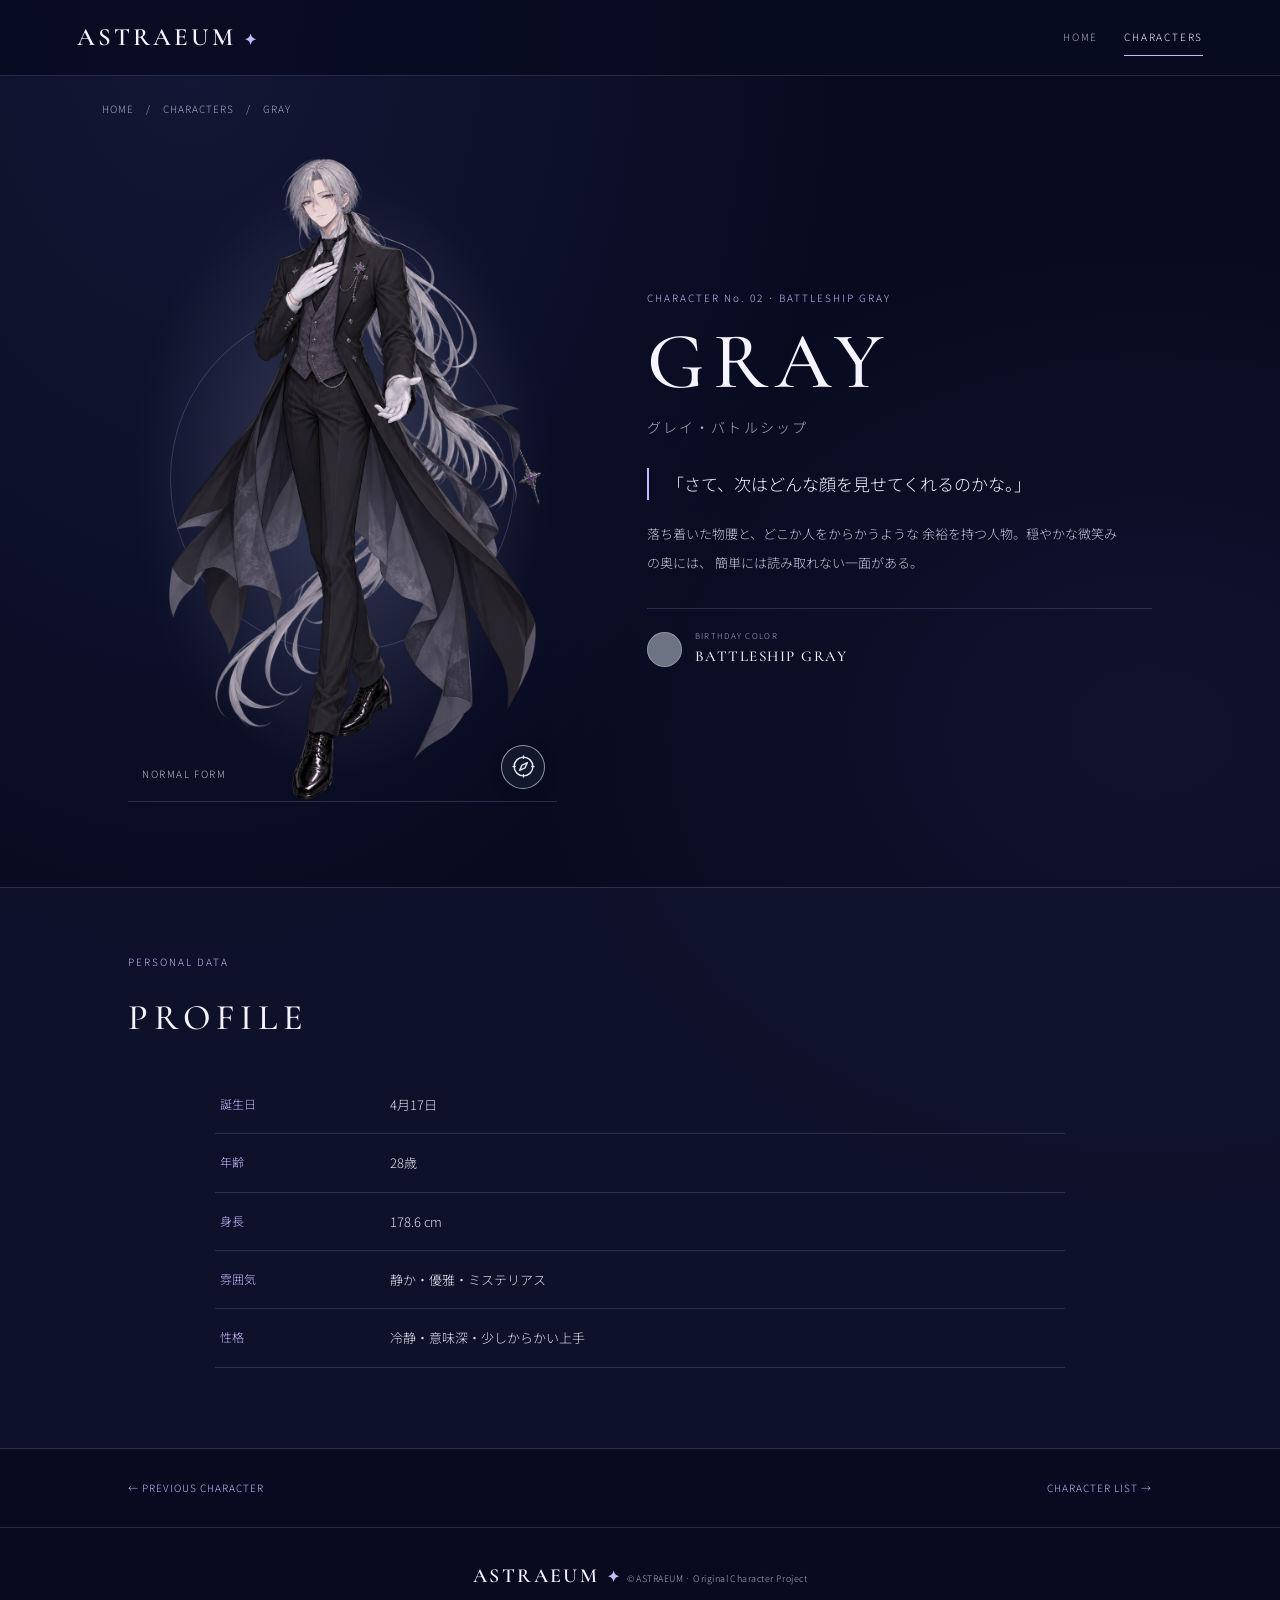
<file: gray.html>
<!DOCTYPE html>
<html lang="ja">
<head>
  <meta charset="UTF-8">
  <meta name="viewport" content="width=device-width, initial-scale=1">
  <meta name="theme-color" content="#080b20">
  <title>GRAY BATTLESHIP | ASTRAEUM</title>
  <link rel="stylesheet" href="style.css">

  <style>
    /* グレイの立ち絵 */
    .gray-art-switcher {
      position: relative;
      width: 100%;
      min-height: 420px;
      display: flex;
      align-items: center;
      justify-content: center;
      overflow: hidden;
      border-radius: 18px;
      background: radial-gradient(
        ellipse at center,
        rgba(148, 157, 188, .12),
        transparent 70%
      );
      transition: background .6s ease;
    }

    .gray-art-switcher.is-awakened {
      background: radial-gradient(
        ellipse at center,
        rgba(177, 133, 235, .24),
        rgba(93, 70, 143, .08) 55%,
        transparent 80%
      );
    }

    .gray-art-switcher .gray-character-image {
      display: block;
      width: 100%;
      height: auto;
      max-height: 700px;
      object-fit: contain;
      transition: opacity .3s ease, transform .5s ease;
    }

    .gray-character-image.is-changing {
      opacity: 0;
      transform: scale(.97);
    }

    /* 立ち絵右下のコンパス */
    .gray-compass-button {
      position: absolute;
      right: 14px;
      bottom: 14px;
      z-index: 5;
      width: 44px;
      height: 44px;
      display: flex;
      align-items: center;
      justify-content: center;
      padding: 0;
      border: 1px solid rgba(205, 215, 235, .65);
      border-radius: 50%;
      background: rgba(22, 29, 48, .78);
      color: #e1e6f2;
      cursor: pointer;
      backdrop-filter: blur(8px);
      box-shadow: 0 3px 14px rgba(0,0,0,.2);
      transition: background .4s, border-color .4s,
                  box-shadow .4s;
    }

    .gray-compass-button svg {
      width: 25px;
      height: 25px;
      transition: transform .65s ease;
    }

    .gray-compass-button.is-awakened {
      background: rgba(72, 51, 108, .85);
      color: #e8ceff;
      border-color: #c8a7ef;
      box-shadow: 0 0 18px rgba(188, 139, 255, .45);
    }

    .gray-compass-button.is-awakened svg {
      transform: rotate(180deg);
    }

    .gray-compass-button:focus-visible {
      outline: 2px solid #e8ceff;
      outline-offset: 4px;
    }

    /* 覚醒時の文字演出 */
    .gray-profile .profile-copy h1,
    .gray-profile .profile-quote,
    .gray-profile .profile-intro {
      transition: color .4s ease, opacity .4s ease;
    }

    .gray-profile.gray-awakened .profile-copy h1 {
      color: #d9baff;
    }

    .gray-profile.gray-awakened .profile-quote {
      color: #ead9ff;
    }

    .gray-form-caption {
      position: absolute;
      left: 14px;
      bottom: 18px;
      margin: 0;
      font-size: 10px;
      letter-spacing: .16em;
      color: #b7bccc;
      pointer-events: none;
    }

    @media (prefers-reduced-motion: reduce) {
      .gray-character-image,
      .gray-compass-button,
      .gray-compass-button svg {
        transition: none !important;
      }
      
}

/* 立ち絵とコンパスの表示修正 */
.gray-profile .profile-art {
  height: auto !important;
  min-height: 0 !important;
  max-height: none !important;
  overflow: visible !important;
  position: relative !important;
}

.gray-profile .gray-art-switcher {
  position: relative !important;
  width: 100% !important;
  height: auto !important;
  min-height: 0 !important;
  max-height: none !important;
  overflow: visible !important;
  display: block !important;
}

.gray-profile .gray-character-image {
  display: block !important;
  width: 100% !important;
  height: auto !important;
  max-height: none !important;
  object-fit: contain !important;
  object-position: center !important;
}

.gray-profile .gray-compass-button {
  position: absolute !important;
  right: 12px !important;
  bottom: 12px !important;
  z-index: 999 !important;
  width: 44px !important;
  height: 44px !important;
  visibility: visible !important;
  opacity: 1 !important;
}

  </style>
</head>

<body class="profile-page gray-profile">

  <header class="site-header">
    <a class="wordmark" href="index.html">
      ASTRAEUM<span>✦</span>
    </a>
    <nav>
      <a href="index.html">HOME</a>
      <a class="active" href="index.html#characters">
        CHARACTERS
      </a>
    </nav>
  </header>

  <main>
    <div class="breadcrumbs">
      <a href="index.html">HOME</a>
      <span>/</span>
      <a href="index.html#characters">CHARACTERS</a>
      <span>/</span>
      <span>GRAY</span>
    </div>

    <section class="profile-hero">

      <div class="profile-art">
        <div class="gray-art-switcher" id="grayArtSwitcher">

          <img
            id="grayCharacterImage"
            class="gray-character-image"
            src="ECA1CE16-9FDF-471B-AB55-BCA6C6883384.png"
            alt="グレイの通常形態の全身立ち絵"
          >

          <p class="gray-form-caption" id="grayFormCaption">
            NORMAL FORM
          </p>

          <button
            type="button"
            class="gray-compass-button"
            id="grayCompassButton"
            aria-label="覚醒形態に切り替える"
            aria-pressed="false"
            title="形態切り替え"
          >
            <svg viewBox="0 0 24 24"
                 fill="none"
                 stroke="currentColor"
                 stroke-width="1.4"
                 stroke-linecap="round"
                 stroke-linejoin="round"
                 aria-hidden="true">
              <circle cx="12" cy="12" r="9"></circle>
              <path d="M15.7 8.3 13.4 13.4 8.3 15.7 10.6 10.6Z"></path>
              <path d="M12 2v2M12 20v2M2 12h2M20 12h2"></path>
            </svg>
          </button>

        </div>
      </div>

      <div class="profile-copy">
        <p class="eyebrow" id="grayEyebrow">
          CHARACTER No. 02 · BATTLESHIP GRAY
        </p>

        <h1 id="grayTitle">GRAY</h1>

        <p class="jp-name">
          グレイ・バトルシップ
        </p>

        <p class="profile-quote" id="grayQuote">
          「さて、次はどんな顔を見せてくれるのかな。」
        </p>

        <p class="profile-intro" id="grayIntro">
          落ち着いた物腰と、どこか人をからかうような
          余裕を持つ人物。穏やかな微笑みの奥には、
          簡単には読み取れない一面がある。
        </p>

        <div class="color-chip">
          <span></span>
          <div>
            <small>BIRTHDAY COLOR</small>
            <strong>BATTLESHIP GRAY</strong>
          </div>
        </div>
      </div>

    </section>

    <section class="profile-details">
      <div class="section-heading left">
        <p class="eyebrow">PERSONAL DATA</p>
        <h2>PROFILE</h2>
      </div>

      <dl class="data-list">
        <div><dt>誕生日</dt><dd>4月17日</dd></div>
        <div><dt>年齢</dt><dd>28歳</dd></div>
        <div><dt>身長</dt><dd>178.6 cm</dd></div>
        <div>
          <dt>雰囲気</dt>
          <dd id="grayMood">静か・優雅・ミステリアス</dd>
        </div>
        <div>
          <dt>性格</dt>
          <dd>冷静・意味深・少しからかい上手</dd>
        </div>
      </dl>
    </section>

    <nav class="profile-pagination">
      <a href="olive.html">← PREVIOUS CHARACTER</a>
      <a href="index.html">CHARACTER LIST →</a>
    </nav>
  </main>

  <footer class="site-footer">
    <a class="wordmark" href="index.html">
      ASTRAEUM<span>✦</span>
    </a>
    <small>© ASTRAEUM · Original Character Project</small>
  </footer>

  <script>
    const normalImage =
      "ECA1CE16-9FDF-471B-AB55-BCA6C6883384.png";

    // 覚醒後の画像をGitHubにアップロードしたら
    // ファイル名を gray-awakened.png にしてください

    const button = document.getElementById("grayCompassButton");
    const image = document.getElementById("grayCharacterImage");
    const art = document.getElementById("grayArtSwitcher");
   const awakenedImage = "9C477265-7D62-4DDF-A0F5-EAC2D2DAE5A2.png";
const caption = document.getElementById("grayFormCaption");
    const title = document.getElementById("grayTitle");
    const quote = document.getElementById("grayQuote");
    const intro = document.getElementById("grayIntro");
    const eyebrow = document.getElementById("grayEyebrow");
    const mood = document.getElementById("grayMood");

    let awakened = false;
    let changing = false;

    // 画像を事前に読み込む
    const preload = new Image();
    preload.src = awakenedImage;

    button.addEventListener("click", () => {
      if (changing) return;

      changing = true;
      awakened = !awakened;

      image.classList.add("is-changing");

      setTimeout(() => {
        image.src = awakened ? awakenedImage : normalImage;

        image.alt = awakened
          ? "グレイの覚醒形態の全身立ち絵"
          : "グレイの通常形態の全身立ち絵";

        title.textContent = awakened
          ? "AWAKENED GRAY"
          : "GRAY";

        quote.textContent = awakened
          ? "「変わらぬ想いを、いつまでも。」"
          : "「さて、次はどんな顔を見せてくれるのかな。」";

        intro.textContent = awakened
          ? "静寂の奥に封じられていた力が、星々の導きによって目覚める。銀灰色の髪をなびかせ、羅針盤を象った杖を手にするグレイ。彼の周囲を舞う淡紫色の蝶は、変わらぬ想いと永遠の喜びの象徴。"
          : "落ち着いた物腰と、どこか人をからかうような余裕を持つ人物。穏やかな微笑みの奥には、簡単には読み取れない一面がある。";

        eyebrow.textContent = awakened
          ? "CHARACTER No. 02 · AWAKENED FORM"
          : "CHARACTER No. 02 · BATTLESHIP GRAY";

        mood.textContent = awakened
          ? "神秘的・優雅・星々の導き"
          : "静か・優雅・ミステリアス";

        caption.textContent = awakened
          ? "AWAKENED FORM"
          : "NORMAL FORM";

        art.classList.toggle("is-awakened", awakened);
        button.classList.toggle("is-awakened", awakened);
        document.body.classList.toggle("gray-awakened", awakened);

        button.setAttribute("aria-pressed", String(awakened));
        button.setAttribute(
          "aria-label",
          awakened
            ? "通常形態に切り替える"
            : "覚醒形態に切り替える"
        );

        image.classList.remove("is-changing");
        changing = false;
      }, 300);
    });
  </script>

</body>
</html>
</file>
<file: style.css>
@import url('https://fonts.googleapis.com/css2?family=Cormorant+Garamond:wght@400;500;600;700&family=Noto+Sans+JP:wght@300;400;500;600&display=swap');

:root{--bg:#080b20;--panel:#10152d;--panel2:#151a36;--text:#f5f3ff;--muted:#a5abc8;--line:rgba(199,199,255,.17);--lav:#c6b9ff;--blue:#8fbaff;--olive:#a5b875;--gray:#c1c7d8}
*{box-sizing:border-box}
html{scroll-behavior:smooth}
body{margin:0;background:var(--bg);color:var(--text);font-family:'Noto Sans JP',sans-serif;font-weight:300;line-height:1.8;background-image:radial-gradient(ellipse at 15% 0%,rgba(66,79,151,.18),transparent 42%),radial-gradient(ellipse at 90% 45%,rgba(84,65,139,.12),transparent 38%)}
a{color:inherit;text-decoration:none}
.site-header{height:76px;padding:0 clamp(20px,6vw,88px);display:flex;align-items:center;justify-content:space-between;border-bottom:1px solid var(--line);background:rgba(8,11,32,.85);position:relative;z-index:2}
.wordmark{font-family:'Cormorant Garamond',serif;font-size:25px;letter-spacing:.12em;font-weight:600}
.wordmark span{font-family:serif;color:var(--lav);font-size:15px;margin-left:8px}
.site-header nav{display:flex;gap:26px;font-size:10px;letter-spacing:.18em;color:var(--muted)}
.site-header nav a{padding:9px 0;border-bottom:1px solid transparent}
.site-header nav a:hover,.site-header nav .active{color:var(--text);border-color:var(--lav)}
.hero{min-height:570px;position:relative;overflow:hidden;display:flex;align-items:center;padding:80px clamp(24px,10vw,150px);isolation:isolate}
.hero:before{content:"";position:absolute;inset:0;background:radial-gradient(ellipse at 75% 48%,rgba(101,103,177,.2),transparent 32%),radial-gradient(circle at 74% 48%,rgba(198,185,255,.12),transparent 2px);z-index:-1}
.hero-copy{position:relative;z-index:1}
.eyebrow{font-size:10px;letter-spacing:.2em;color:var(--lav);margin:0 0 15px}
.hero h1{font-family:'Cormorant Garamond',serif;font-size:clamp(48px,9vw,92px);font-weight:500;letter-spacing:.12em;line-height:1;margin:0 0 24px}
.hero-tagline{font-size:clamp(19px,3vw,28px);line-height:1.8;letter-spacing:.08em;margin:0 0 18px}
.hero-description{color:var(--muted);font-size:13px;line-height:2.1}
.text-link{display:inline-flex;gap:22px;align-items:center;margin-top:26px;padding:12px 0;border-bottom:1px solid var(--lav);font-size:11px;letter-spacing:.1em}
.text-link span{color:var(--lav);font-size:17px}
.hero-orbit{position:absolute;border:1px solid rgba(198,185,255,.14);border-radius:50%;pointer-events:none}
.orbit-a{width:380px;height:380px;right:7%;top:50%;transform:translateY(-50%) rotate(-25deg)}
.orbit-b{width:290px;height:430px;right:10%;top:50%;transform:translateY(-50%) rotate(45deg)}
.hero-emblem{position:absolute;right:15%;top:50%;transform:translateY(-50%);width:170px;height:170px;border:1px solid rgba(198,185,255,.32);border-radius:50%;display:grid;place-items:center;font-family:'Cormorant Garamond',serif;font-size:100px;color:rgba(220,218,255,.48);font-weight:400}
.hero-emblem span{position:absolute;right:15px;top:14px;color:var(--lav);font-size:18px}
.star{position:absolute;color:var(--lav);opacity:.7}.star-one{top:19%;right:22%;font-size:19px}.star-two{top:68%;right:8%;font-size:25px}.star-three{top:29%;right:42%;font-size:30px}
.section{padding:82px clamp(20px,8vw,120px) 100px}
.section-heading{text-align:center;margin-bottom:42px}
.section-heading h2{font-family:'Cormorant Garamond',serif;font-size:43px;letter-spacing:.16em;font-weight:500;margin:0 0 8px}
.section-heading>p:last-child{color:var(--muted);font-size:12px;margin:0}
.character-grid{display:grid;grid-template-columns:repeat(2,minmax(0,1fr));gap:24px;max-width:1050px;margin:auto}
.character-card{display:block;border:1px solid var(--line);background:linear-gradient(155deg,rgba(25,31,63,.86),rgba(12,16,39,.95));transition:transform .25s,border-color .25s;overflow:hidden}
.character-card:hover{transform:translateY(-5px);border-color:rgba(198,185,255,.55)}
.card-art{height:350px;position:relative;overflow:hidden;display:flex;align-items:center;justify-content:center;background:radial-gradient(ellipse at 50% 45%,rgba(142,153,206,.19),transparent 60%),linear-gradient(180deg,#111832,#0a0e25)}
.olive-card .card-art{background:radial-gradient(ellipse at 50% 45%,rgba(138,162,100,.23),transparent 62%),linear-gradient(180deg,#111a2b,#0a1022)}
.card-art img{height:100%;max-width:100%;object-fit:contain;position:relative;z-index:1}
.card-number{position:absolute;top:15px;left:17px;font-family:'Cormorant Garamond',serif;font-size:15px;color:var(--muted);letter-spacing:.12em;z-index:2}
.art-placeholder{display:none;position:absolute;inset:0;place-content:center;text-align:center;gap:8px;color:var(--lav);font-family:'Cormorant Garamond',serif;letter-spacing:.12em}
.art-placeholder span{font-size:30px}.art-placeholder small{font-family:'Noto Sans JP',sans-serif;font-size:10px;letter-spacing:0;color:var(--muted);padding:0 12px}
.card-info{padding:23px 25px 26px}
.card-kicker{font-size:9px;letter-spacing:.14em;color:var(--lav);margin:0 0 9px}
.olive-card .card-kicker{color:#bdcf8c}.card-info h3{font-family:'Cormorant Garamond',serif;font-size:31px;letter-spacing:.08em;font-weight:500;margin:0}
.card-info h3 span{font-family:'Noto Sans JP',sans-serif;font-size:12px;letter-spacing:.06em;color:var(--muted);margin-left:8px}
.card-info>p:not(.card-kicker){font-size:12px;color:var(--muted);margin:8px 0 20px}
.card-link{font-size:9px;letter-spacing:.17em;border-bottom:1px solid var(--lav);padding-bottom:5px}
.site-footer{border-top:1px solid var(--line);padding:30px 20px 34px;text-align:center;color:var(--muted)}
.site-footer .wordmark{display:inline-block;color:var(--text);font-size:20px}
.site-footer p{font-family:'Cormorant Garamond',serif;font-size:10px;letter-spacing:.2em}
.site-footer small{font-size:9px;letter-spacing:.05em}
.breadcrumbs{padding:24px clamp(20px,8vw,120px);font-size:10px;letter-spacing:.1em;color:var(--muted);display:flex;gap:12px;flex-wrap:wrap}
.breadcrumbs a:hover{color:var(--text)}
.profile-hero{display:grid;grid-template-columns:minmax(260px, .85fr) 1fr;gap:clamp(28px,7vw,100px);align-items:center;padding:15px clamp(20px,10vw,150px) 85px;max-width:1400px;margin:auto}
.profile-art{height:520px;position:relative;display:flex;align-items:center;justify-content:center;overflow:hidden;background:radial-gradient(ellipse at 50% 50%,rgba(168,177,218,.18),transparent 65%);border-bottom:1px solid var(--line)}
.profile-art:before{content:"";position:absolute;width:80%;aspect-ratio:1;border:1px solid rgba(198,185,255,.2);border-radius:50%}
.profile-art img{height:100%;max-width:100%;object-fit:contain;position:relative;z-index:1}
.olive-profile .profile-art{background:radial-gradient(ellipse at 50% 50%,rgba(140,163,101,.2),transparent 65%)}
.olive-profile .profile-art:before{border-color:rgba(175,202,126,.3)}
.profile-art .art-placeholder{z-index:1}
.profile-copy h1{font-family:'Cormorant Garamond',serif;font-size:clamp(48px,7vw,80px);font-weight:500;letter-spacing:.1em;line-height:1;margin:0}
.jp-name{font-size:14px;letter-spacing:.15em;color:var(--muted);margin:13px 0 28px}
.profile-quote{font-size:17px;line-height:1.9;border-left:2px solid var(--lav);padding-left:18px;margin:0 0 20px}
.olive-profile .profile-quote{border-color:var(--olive)}
.profile-intro{font-size:13px;line-height:2.2;color:#c1c5da;max-width:470px}
.color-chip{display:flex;gap:13px;align-items:center;margin-top:30px;padding-top:20px;border-top:1px solid var(--line)}
.color-chip>span{width:35px;height:35px;border-radius:50%;background:#80875b;border:1px solid rgba(255,255,255,.25)}
.gray-profile .color-chip>span{background:#6c7483}
.color-chip small,.color-chip strong{display:block}.color-chip small{font-size:8px;letter-spacing:.16em;color:var(--muted)}.color-chip strong{font-family:'Cormorant Garamond',serif;font-size:15px;letter-spacing:.1em;font-weight:500}
.profile-details{padding:65px clamp(20px,10vw,150px) 80px;background:rgba(18,23,48,.6);border-top:1px solid var(--line);border-bottom:1px solid var(--line)}
.section-heading.left{text-align:left;margin-bottom:25px}.section-heading.left h2{font-size:36px}
.data-list{max-width:850px;margin:0 auto}
.data-list div{display:grid;grid-template-columns:150px 1fr;gap:20px;padding:17px 5px;border-bottom:1px solid var(--line)}
.data-list dt{font-size:12px;color:var(--lav)}.olive-profile .data-list dt{color:#bdcf8c}
.data-list dd{margin:0;font-size:13px;color:#e1e3f0}
.edit-note{max-width:850px;margin:20px auto 0;font-size:10px;color:var(--muted)}
.profile-pagination{display:flex;justify-content:space-between;gap:20px;padding:30px clamp(20px,10vw,150px);font-size:10px;letter-spacing:.1em;color:var(--lav)}
.profile-pagination a:hover{color:white}
@media(max-width:700px){
 .site-header{height:66px;padding:0 18px}.wordmark{font-size:21px}.site-header nav{gap:14px;font-size:9px}
 .hero{min-height:560px;padding:70px 25px;align-items:flex-start}.hero-copy{padding-top:35px}.hero h1{font-size:clamp(43px,12vw,67px);letter-spacing:.07em}
 .hero-orbit.orbit-a{width:250px;height:250px;right:-85px;top:72%}.hero-orbit.orbit-b{width:210px;height:330px;right:-70px;top:72%}.hero-emblem{width:100px;height:100px;font-size:58px;right:10%;top:72%;opacity:.7}
 .star-one{right:16%;top:58%}.star-two{right:7%;top:84%}.star-three{right:36%;top:65%}
 .section{padding:62px 18px 70px}.section-heading h2{font-size:35px}.character-grid{grid-template-columns:1fr;gap:18px;max-width:460px}.card-art{height:340px}.card-info{padding:20px}
 .breadcrumbs{padding:20px}
 .profile-hero{grid-template-columns:1fr;gap:28px;padding:0 20px 55px}.profile-art{height:440px;max-width:460px;width:100%;margin:auto}
 .profile-copy h1{font-size:62px}.profile-details{padding:50px 22px 55px}.data-list div{grid-template-columns:100px 1fr;gap:12px}.data-list dd{font-size:12px}
 .profile-pagination{padding:25px 20px;font-size:9px}
}
@media(prefers-reduced-motion:reduce){html{scroll-behavior:auto}.character-card{transition:none}}
</file>
